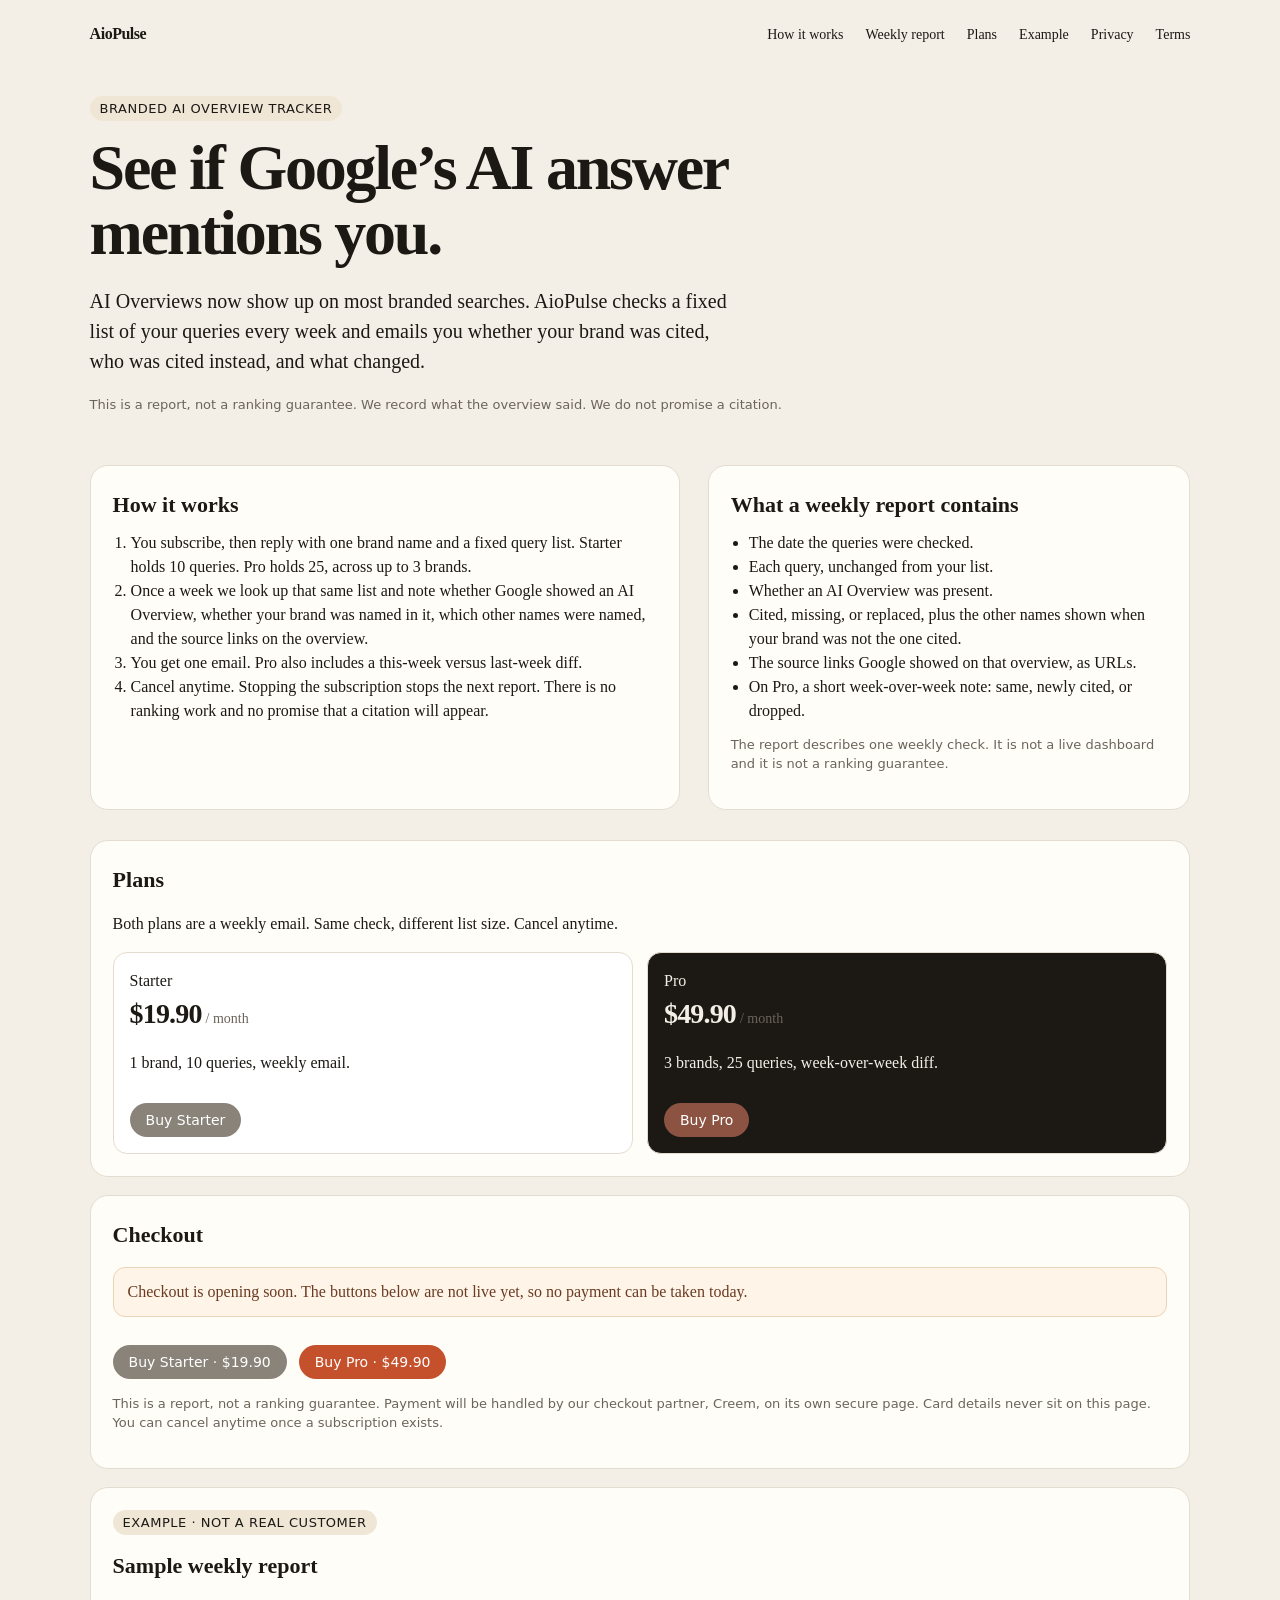
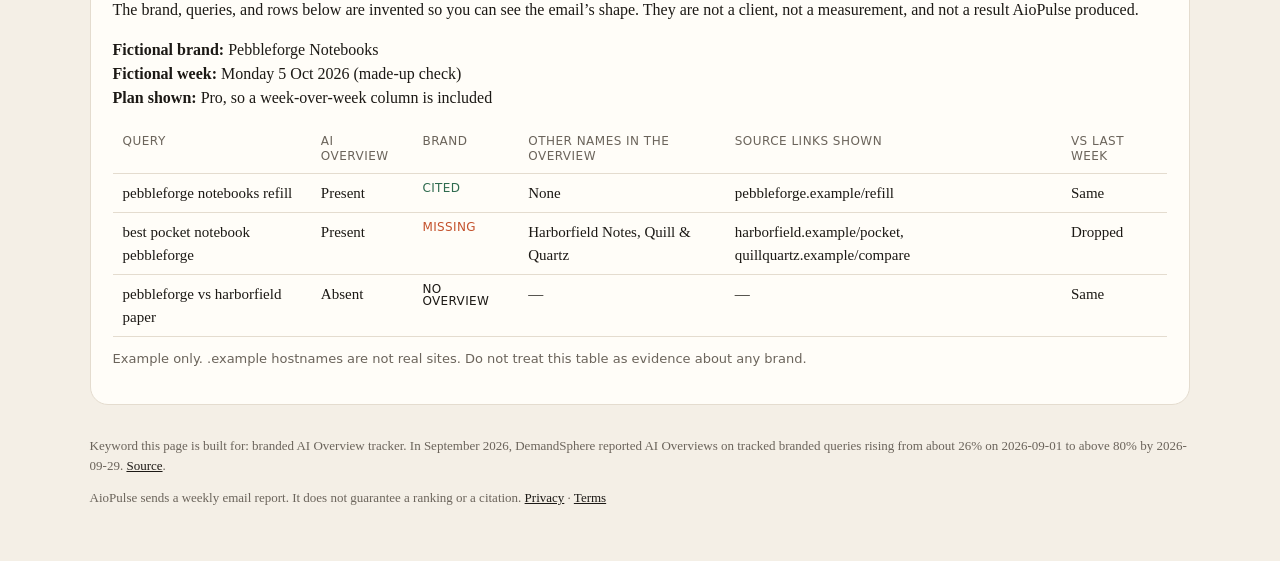
<file: index.html>
<!DOCTYPE html>
<html lang="en">
<head>
<meta charset="utf-8">
<meta name="viewport" content="width=device-width, initial-scale=1">
<script>
/* Paste the Creem checkout links here before this page can take money.
   Leave both empty until the links exist. The buy buttons read these
   two constants. Empty strings and placeholders do not open checkout. */
const STARTER_PAYMENT_LINK = "";
const PRO_PAYMENT_LINK = "";
</script>
<title>Branded AI Overview tracker | AioPulse</title>
<meta name="description" content="A branded AI Overview tracker. Each week we check whether Google's AI Overview cites your brand on the queries that matter, and send a short email report.">
<link rel="canonical" href="https://aiopulse.nofeetbird.tech/">
<link rel="stylesheet" href="styles.css">
</head>
<body>
<header>
  <a class="mark" href="index.html">AioPulse</a>
  <nav>
    <a href="#how">How it works</a>
    <a href="#report">Weekly report</a>
    <a href="#plans">Plans</a>
    <a href="#example">Example</a>
    <a href="privacy.html">Privacy</a>
    <a href="terms.html">Terms</a>
  </nav>
</header>
<main>
  <section class="hero">
    <div class="pill">Branded AI Overview tracker</div>
    <h1>See if Google’s AI answer mentions you.</h1>
    <p class="lede">AI Overviews now show up on most branded searches. AioPulse checks a fixed list of your queries every week and emails you whether your brand was cited, who was cited instead, and what changed.</p>
    <p class="note">This is a report, not a ranking guarantee. We record what the overview said. We do not promise a citation.</p>
  </section>

  <section class="grid">
    <article class="card" id="how">
      <h2>How it works</h2>
      <ol>
        <li>You subscribe, then reply with one brand name and a fixed query list. Starter holds 10 queries. Pro holds 25, across up to 3 brands.</li>
        <li>Once a week we look up that same list and note whether Google showed an AI Overview, whether your brand was named in it, which other names were named, and the source links on the overview.</li>
        <li>You get one email. Pro also includes a this-week versus last-week diff.</li>
        <li>Cancel anytime. Stopping the subscription stops the next report. There is no ranking work and no promise that a citation will appear.</li>
      </ol>
    </article>
    <article class="card" id="report">
      <h2>What a weekly report contains</h2>
      <ul>
        <li>The date the queries were checked.</li>
        <li>Each query, unchanged from your list.</li>
        <li>Whether an AI Overview was present.</li>
        <li>Cited, missing, or replaced, plus the other names shown when your brand was not the one cited.</li>
        <li>The source links Google showed on that overview, as URLs.</li>
        <li>On Pro, a short week-over-week note: same, newly cited, or dropped.</li>
      </ul>
      <p class="note">The report describes one weekly check. It is not a live dashboard and it is not a ranking guarantee.</p>
    </article>
  </section>

  <section class="section-pad" id="plans">
    <article class="card">
      <h2>Plans</h2>
      <p>Both plans are a weekly email. Same check, different list size. Cancel anytime.</p>
      <div class="plans">
        <div class="plan">
          <div>Starter</div>
          <strong>$19.90</strong> <span class="per">/ month</span>
          <p>1 brand, 10 queries, weekly email.</p>
          <a class="btn buy" data-plan="starter" href="#checkout" aria-disabled="true">Buy Starter</a>
        </div>
        <div class="plan pro">
          <div>Pro</div>
          <strong>$49.90</strong> <span class="per">/ month</span>
          <p>3 brands, 25 queries, week-over-week diff.</p>
          <a class="btn buy" data-plan="pro" href="#checkout" aria-disabled="true">Buy Pro</a>
        </div>
      </div>
    </article>
  </section>

  <section class="section-pad" id="checkout">
    <article class="card">
      <h2>Checkout</h2>
      <p id="pay-note" class="pay-note">Checkout is opening soon. The buttons below are not live yet, so no payment can be taken today.</p>
      <p>
        <a class="btn buy" data-plan="starter" href="#checkout" aria-disabled="true">Buy Starter · $19.90</a>
        <a class="btn buy" data-plan="pro" href="#checkout" aria-disabled="true" style="background:var(--accent)">Buy Pro · $49.90</a>
      </p>
      <p class="note">This is a report, not a ranking guarantee. Payment will be handled by our checkout partner, Creem, on its own secure page. Card details never sit on this page. You can cancel anytime once a subscription exists.</p>
    </article>
  </section>

  <section class="section-pad" id="example">
    <article class="card">
      <div class="pill">Example · not a real customer</div>
      <h2>Sample weekly report</h2>
      <p>The brand, queries, and rows below are invented so you can see the email’s shape. They are not a client, not a measurement, and not a result AioPulse produced.</p>
      <p><strong>Fictional brand:</strong> Pebbleforge Notebooks<br>
      <strong>Fictional week:</strong> Monday 5 Oct 2026 (made-up check)<br>
      <strong>Plan shown:</strong> Pro, so a week-over-week column is included</p>
      <table>
        <thead>
          <tr>
            <th>Query</th>
            <th>AI Overview</th>
            <th>Brand</th>
            <th>Other names in the overview</th>
            <th>Source links shown</th>
            <th>Vs last week</th>
          </tr>
        </thead>
        <tbody>
          <tr>
            <td>pebbleforge notebooks refill</td>
            <td>Present</td>
            <td class="tag ok">Cited</td>
            <td>None</td>
            <td>pebbleforge.example/refill</td>
            <td>Same</td>
          </tr>
          <tr>
            <td>best pocket notebook pebbleforge</td>
            <td>Present</td>
            <td class="tag miss">Missing</td>
            <td>Harborfield Notes, Quill &amp; Quartz</td>
            <td>harborfield.example/pocket, quillquartz.example/compare</td>
            <td>Dropped</td>
          </tr>
          <tr>
            <td>pebbleforge vs harborfield paper</td>
            <td>Absent</td>
            <td class="tag">No overview</td>
            <td>—</td>
            <td>—</td>
            <td>Same</td>
          </tr>
        </tbody>
      </table>
      <p class="note">Example only. .example hostnames are not real sites. Do not treat this table as evidence about any brand.</p>
    </article>
  </section>
</main>
<footer>
  <p>Keyword this page is built for: branded AI Overview tracker. In September 2026, DemandSphere reported AI Overviews on tracked branded queries rising from about 26% on 2026-09-01 to above 80% by 2026-09-29. <a href="https://www.demandsphere.com/blog/branded-ai-overviews-september-2026/">Source</a>.</p>
  <p>AioPulse sends a weekly email report. It does not guarantee a ranking or a citation. <a href="privacy.html">Privacy</a> · <a href="terms.html">Terms</a></p>
</footer>
<script>
(function () {
  function usable(value) {
    if (typeof value !== "string") return false;
    var url = value.trim();
    if (!/^https:\/\/\S+$/i.test(url)) return false;
    if (/example\.(com|org|net)|placeholder|paste|your[_-]?link|todo|changeme|xxx|stripe\.com\/test/i.test(url)) return false;
    return true;
  }
  var links = {
    starter: usable(STARTER_PAYMENT_LINK) ? STARTER_PAYMENT_LINK.trim() : "",
    pro: usable(PRO_PAYMENT_LINK) ? PRO_PAYMENT_LINK.trim() : ""
  };
  var ready = links.starter && links.pro;
  document.querySelectorAll("a.buy").forEach(function (btn) {
    var plan = btn.getAttribute("data-plan");
    var href = links[plan];
    if (!href) {
      btn.setAttribute("href", "#checkout");
      btn.setAttribute("aria-disabled", "true");
      btn.addEventListener("click", function (event) {
        event.preventDefault();
        var note = document.getElementById("pay-note");
        if (note) note.scrollIntoView({ behavior: "smooth", block: "center" });
      });
      return;
    }
    btn.setAttribute("href", href);
    btn.setAttribute("rel", "noopener noreferrer");
    btn.removeAttribute("aria-disabled");
  });
  var note = document.getElementById("pay-note");
  if (note && ready) note.hidden = true;
})();
</script>
</body>
</html>
</file>
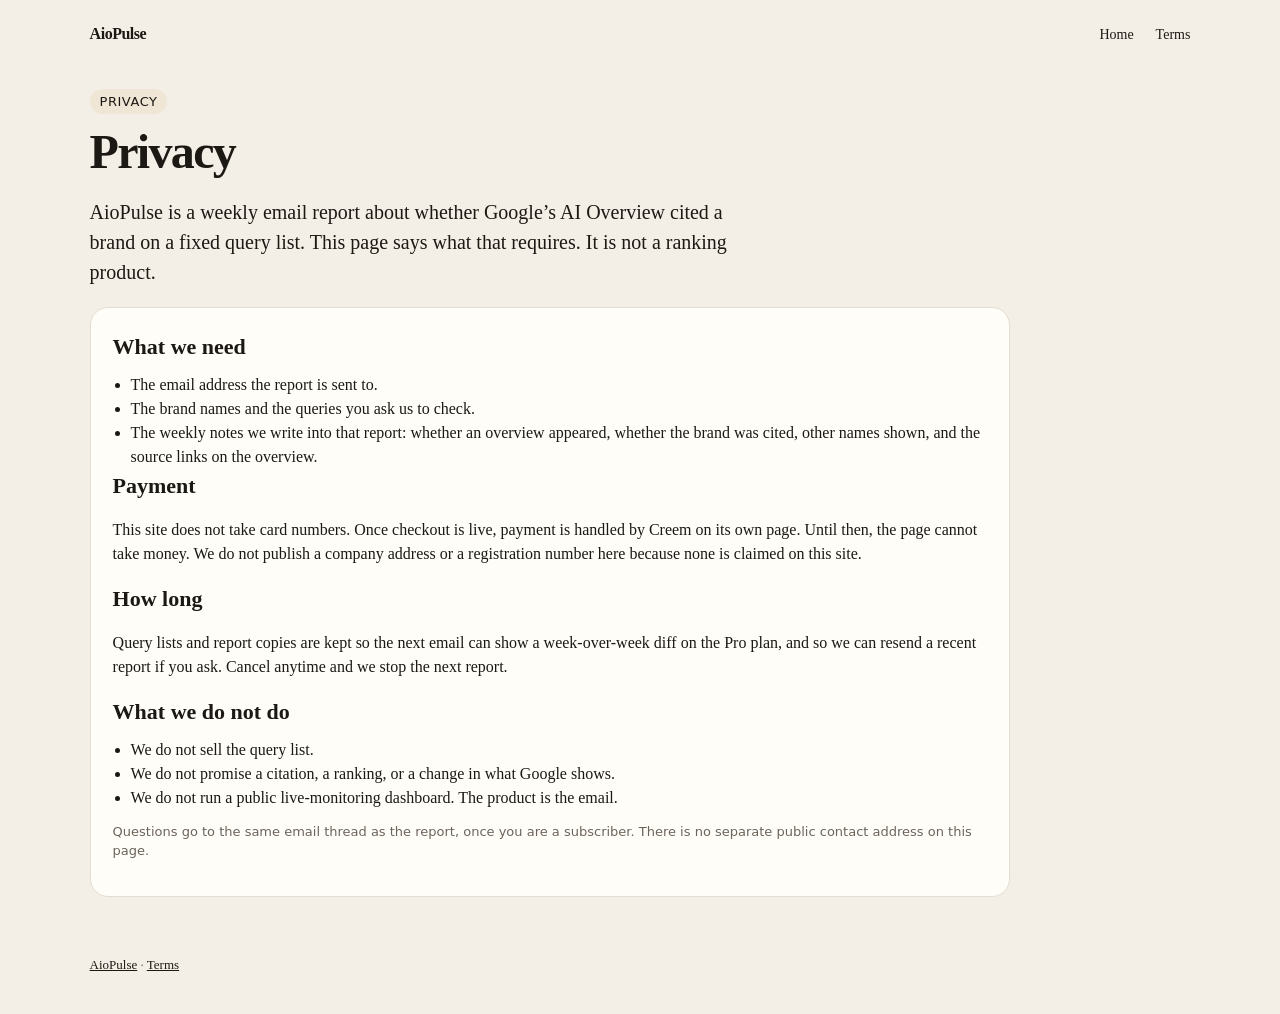
<file: privacy.html>
<!DOCTYPE html>
<html lang="en">
<head>
<meta charset="utf-8">
<meta name="viewport" content="width=device-width, initial-scale=1">
<title>Privacy | AioPulse</title>
<meta name="description" content="What AioPulse stores for a weekly branded AI Overview email report.">
<link rel="canonical" href="https://aiopulse.nofeetbird.tech/privacy">
<link rel="stylesheet" href="styles.css">
</head>
<body>
<header>
  <a class="mark" href="index.html">AioPulse</a>
  <nav>
    <a href="index.html">Home</a>
    <a href="terms.html">Terms</a>
  </nav>
</header>
<main class="wrap">
  <p class="pill">Privacy</p>
  <h1 class="legal">Privacy</h1>
  <p class="lede">AioPulse is a weekly email report about whether Google’s AI Overview cited a brand on a fixed query list. This page says what that requires. It is not a ranking product.</p>
  <article class="card">
    <h2>What we need</h2>
    <ul>
      <li>The email address the report is sent to.</li>
      <li>The brand names and the queries you ask us to check.</li>
      <li>The weekly notes we write into that report: whether an overview appeared, whether the brand was cited, other names shown, and the source links on the overview.</li>
    </ul>
    <h2>Payment</h2>
    <p>This site does not take card numbers. Once checkout is live, payment is handled by Creem on its own page. Until then, the page cannot take money. We do not publish a company address or a registration number here because none is claimed on this site.</p>
    <h2>How long</h2>
    <p>Query lists and report copies are kept so the next email can show a week-over-week diff on the Pro plan, and so we can resend a recent report if you ask. Cancel anytime and we stop the next report.</p>
    <h2>What we do not do</h2>
    <ul>
      <li>We do not sell the query list.</li>
      <li>We do not promise a citation, a ranking, or a change in what Google shows.</li>
      <li>We do not run a public live-monitoring dashboard. The product is the email.</li>
    </ul>
    <p class="note">Questions go to the same email thread as the report, once you are a subscriber. There is no separate public contact address on this page.</p>
  </article>
</main>
<footer>
  <a href="index.html">AioPulse</a> · <a href="terms.html">Terms</a>
</footer>
</body>
</html>
</file>
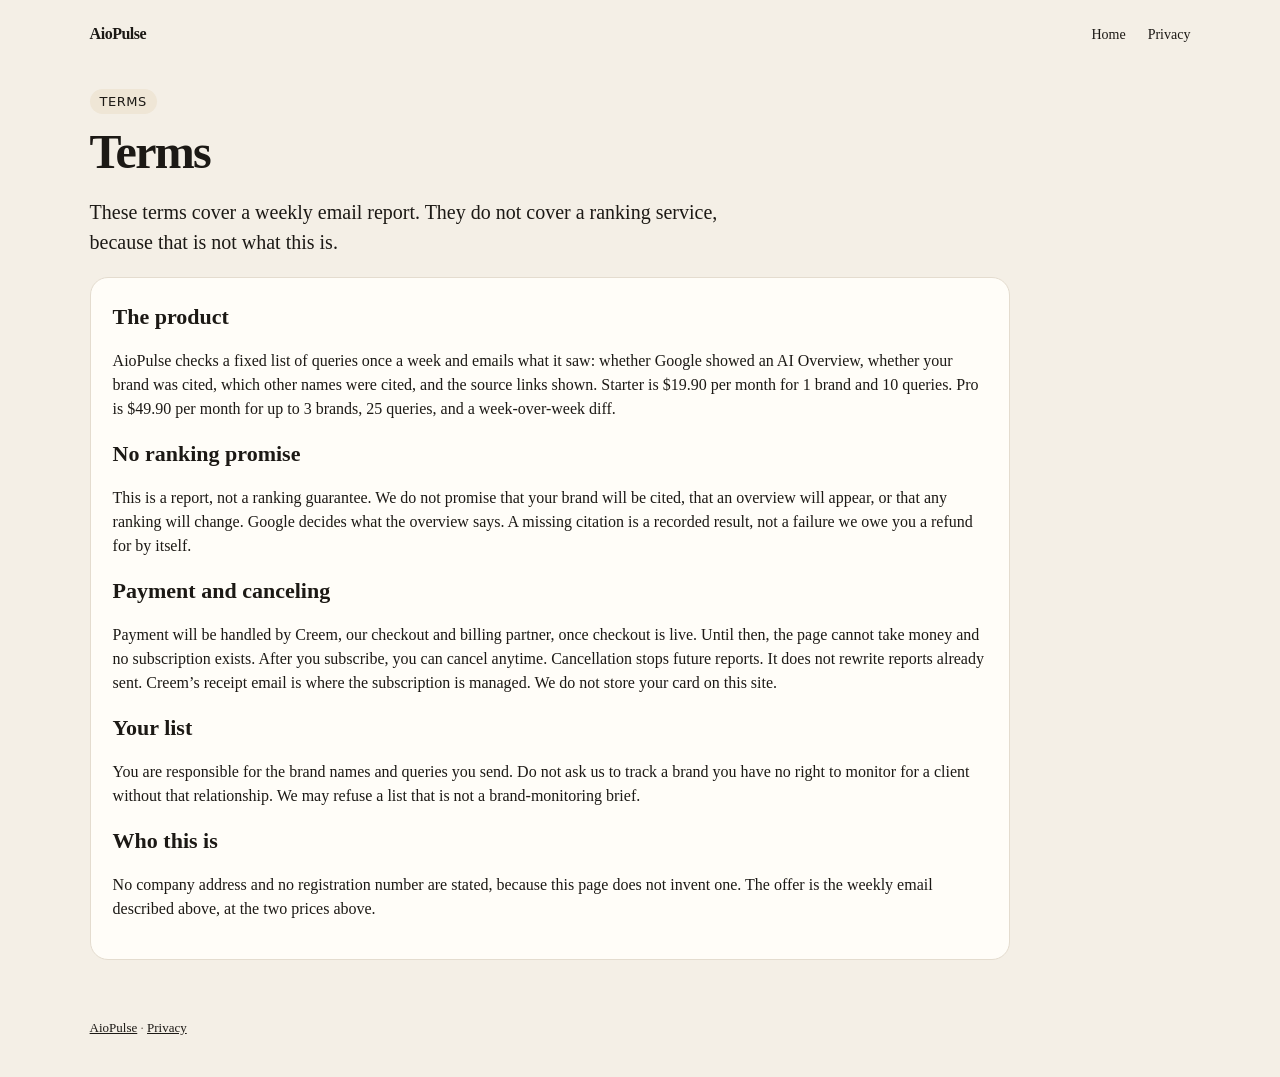
<file: terms.html>
<!DOCTYPE html>
<html lang="en">
<head>
<meta charset="utf-8">
<meta name="viewport" content="width=device-width, initial-scale=1">
<title>Terms | AioPulse</title>
<meta name="description" content="Terms for the AioPulse weekly email report. No ranking promise. Cancel anytime.">
<link rel="canonical" href="https://aiopulse.nofeetbird.tech/terms">
<link rel="stylesheet" href="styles.css">
</head>
<body>
<header>
  <a class="mark" href="index.html">AioPulse</a>
  <nav>
    <a href="index.html">Home</a>
    <a href="privacy.html">Privacy</a>
  </nav>
</header>
<main class="wrap">
  <p class="pill">Terms</p>
  <h1 class="legal">Terms</h1>
  <p class="lede">These terms cover a weekly email report. They do not cover a ranking service, because that is not what this is.</p>
  <article class="card">
    <h2>The product</h2>
    <p>AioPulse checks a fixed list of queries once a week and emails what it saw: whether Google showed an AI Overview, whether your brand was cited, which other names were cited, and the source links shown. Starter is $19.90 per month for 1 brand and 10 queries. Pro is $49.90 per month for up to 3 brands, 25 queries, and a week-over-week diff.</p>
    <h2>No ranking promise</h2>
    <p>This is a report, not a ranking guarantee. We do not promise that your brand will be cited, that an overview will appear, or that any ranking will change. Google decides what the overview says. A missing citation is a recorded result, not a failure we owe you a refund for by itself.</p>
    <h2>Payment and canceling</h2>
    <p>Payment will be handled by Creem, our checkout and billing partner, once checkout is live. Until then, the page cannot take money and no subscription exists. After you subscribe, you can cancel anytime. Cancellation stops future reports. It does not rewrite reports already sent. Creem’s receipt email is where the subscription is managed. We do not store your card on this site.</p>
    <h2>Your list</h2>
    <p>You are responsible for the brand names and queries you send. Do not ask us to track a brand you have no right to monitor for a client without that relationship. We may refuse a list that is not a brand-monitoring brief.</p>
    <h2>Who this is</h2>
    <p>No company address and no registration number are stated, because this page does not invent one. The offer is the weekly email described above, at the two prices above.</p>
  </article>
</main>
<footer>
  <a href="index.html">AioPulse</a> · <a href="privacy.html">Privacy</a>
</footer>
</body>
</html>
</file>
<file: styles.css>
:root { --ink:#1c1915; --paper:#f4efe6; --card:#fffdf8; --line:#e4dccf; --accent:#c4512c; --ok:#2f6b4f; --muted:#6b645b; }
* { box-sizing:border-box; }
body { margin:0; font:16px/1.5 "Iowan Old Style", Palatino, Georgia, serif; color:var(--ink); background:var(--paper); }
a { color:inherit; }
header { display:flex; justify-content:space-between; align-items:center; gap:16px; padding:22px 7vw; }
.mark { font-weight:700; letter-spacing:-0.03em; text-decoration:none; }
nav a { margin-left:18px; text-decoration:none; font-size:14px; }
.hero { padding:28px 7vw 10px; max-width:920px; }
h1 { font-size:clamp(36px,5vw,64px); line-height:1.02; letter-spacing:-0.035em; margin:0 0 16px; }
h1.legal { font-size:clamp(32px,4vw,48px); }
.lede { font-size:20px; max-width:640px; }
.pill { display:inline-block; font:13px/1 ui-sans-serif, system-ui, sans-serif; letter-spacing:.04em; text-transform:uppercase; background:#efe6d6; padding:6px 10px; border-radius:999px; margin-bottom:14px; }
.wrap { padding:8px 7vw 48px; max-width:1100px; }
.grid { display:grid; grid-template-columns:1.1fr .9fr; gap:28px; padding:28px 7vw 20px; }
.stack { display:grid; gap:18px; }
.card { background:var(--card); border:1px solid var(--line); border-radius:18px; padding:22px; }
h2 { font-size:22px; margin:0 0 10px; }
h3 { font-size:18px; margin:16px 0 6px; }
ul, ol { margin:8px 0 0; padding-left:18px; }
.plans { display:grid; grid-template-columns:1fr 1fr; gap:14px; margin-top:12px; }
.plan { border:1px solid var(--line); border-radius:14px; padding:16px; background:#fff; }
.plan strong { font-size:28px; letter-spacing:-0.03em; }
.plan .per { font-size:14px; color:var(--muted); }
.btn { display:inline-block; margin-top:12px; margin-right:8px; background:var(--ink); color:#fff; border:0; border-radius:999px; padding:10px 16px; font:14px/1 ui-sans-serif, system-ui, sans-serif; cursor:pointer; text-decoration:none; }
.btn[aria-disabled="true"] { background:#8a837a; cursor:not-allowed; }
.plan.pro { background:#1c1915; color:#f4efe6; }
.plan.pro .btn { background:var(--accent); }
.plan.pro .btn[aria-disabled="true"] { background:#8d5342; }
.note { font:13px/1.45 ui-sans-serif, system-ui, sans-serif; color:var(--muted); }
.pay-note { background:#fff4e8; border:1px solid #ecd3b8; color:#6a3b22; border-radius:12px; padding:12px 14px; }
table { width:100%; border-collapse:collapse; font-size:15px; margin-top:8px; }
th, td { text-align:left; padding:8px 10px; border-bottom:1px solid var(--line); vertical-align:top; }
th { font:12px/1.3 ui-sans-serif, system-ui, sans-serif; letter-spacing:.04em; text-transform:uppercase; color:var(--muted); }
.tag { font:12px/1 ui-sans-serif, system-ui, sans-serif; letter-spacing:.03em; text-transform:uppercase; }
.tag.ok { color:var(--ok); }
.tag.miss { color:var(--accent); }
footer { padding:10px 7vw 40px; font-size:13px; color:var(--muted); }
footer a { color:var(--ink); }
.section-pad { padding:10px 7vw 8px; }
@media (max-width:800px) {
  header { flex-direction:column; align-items:flex-start; }
  nav a { margin-left:0; margin-right:14px; }
  .grid, .plans { grid-template-columns:1fr; }
}
</file>
